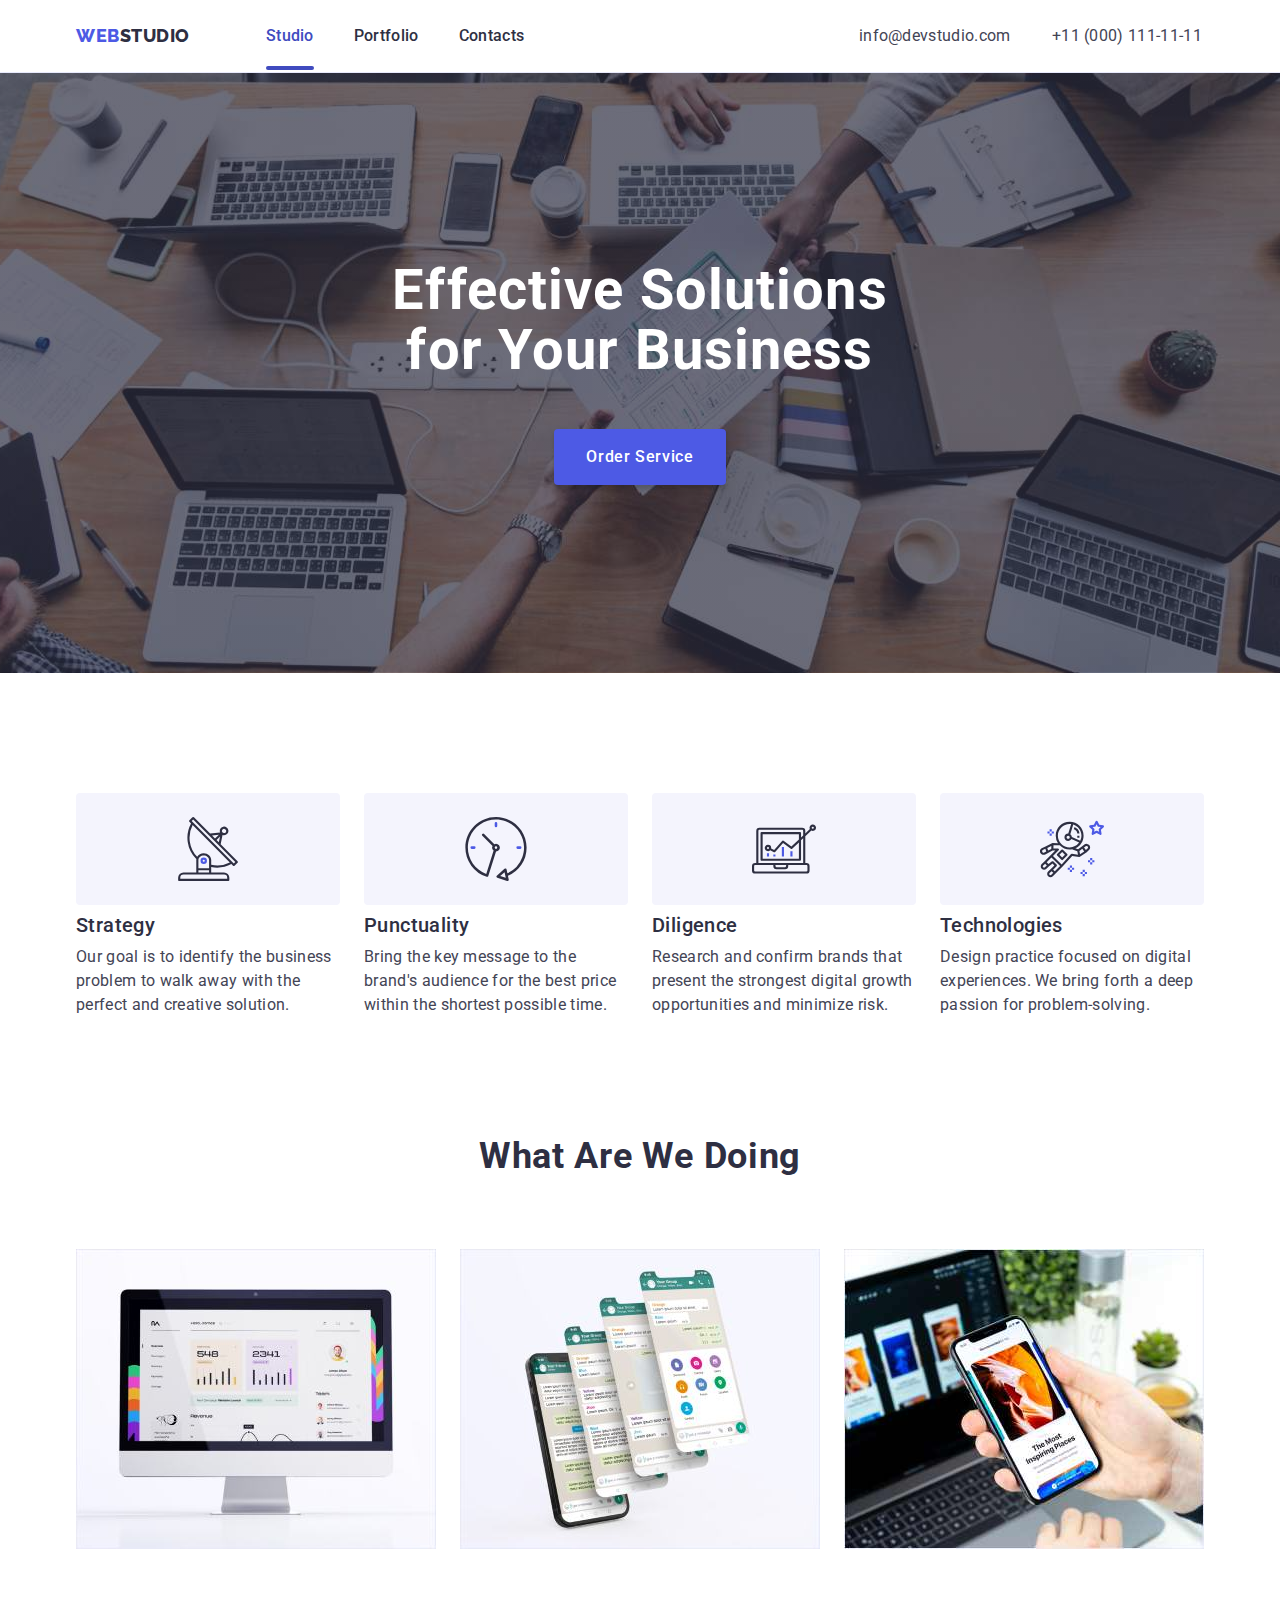
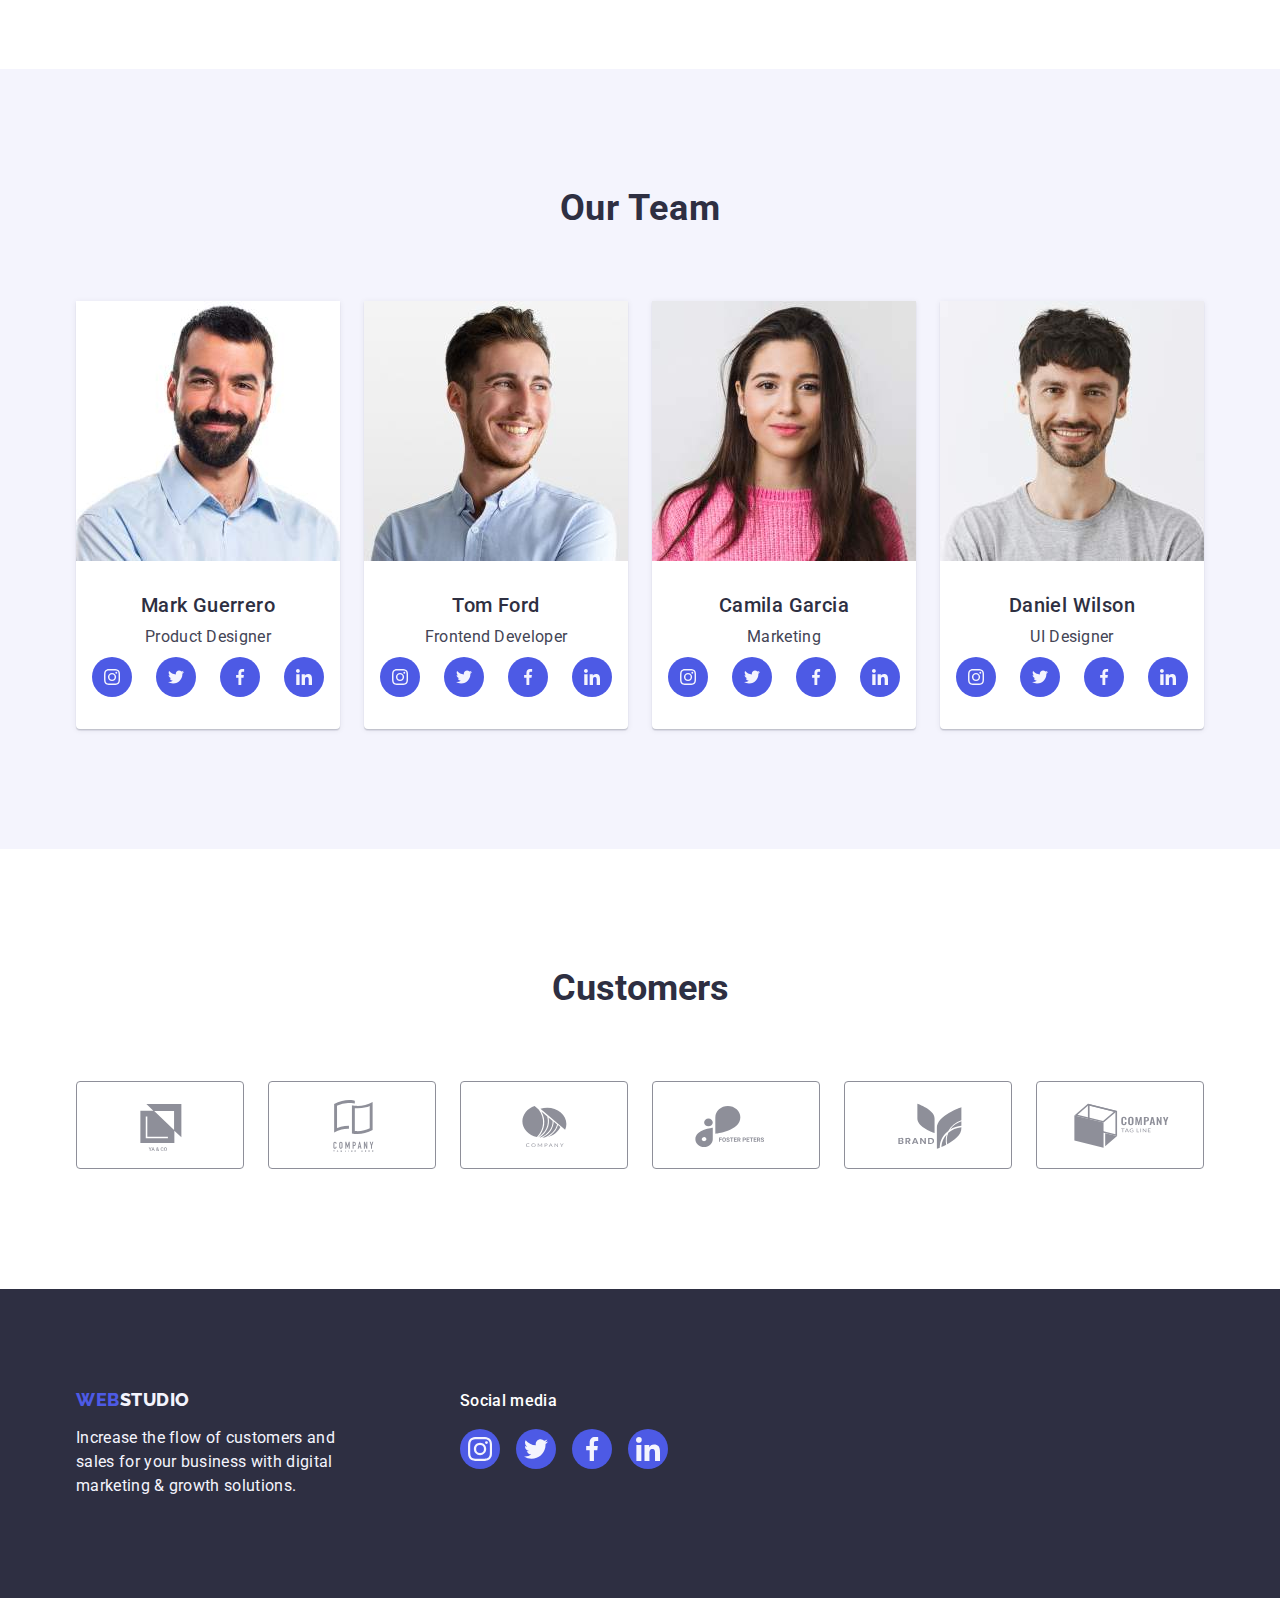
<file: index.html>
<!DOCTYPE html>
<html lang="en">

<head>
  <meta charset="UTF-8" />
  <meta http-equiv="X-UA-Compatible" content="IE=edge" />
  <meta name="viewport" content="width=device-width, initial-scale=1.0" />
  <title>Studio</title>
  <link rel="preconnect" href="https://fonts.googleapis.com" />
  <link rel="preconnect" href="https://fonts.gstatic.com" crossorigin />
  <link href="https://fonts.googleapis.com/css2?family=Raleway:wght@800&family=Roboto:wght@400;500;700;900&display=swap"
    rel="stylesheet" />
  <link rel="stylesheet" href="https://cdn.jsdelivr.net/npm/modern-normalize@2.0.0/modern-normalize.min.css" />
  <link rel="stylesheet" href="./css/styles.css" />
</head>

<body>
  <!-- heder -->
  <header class="header">
    <div class="container container-header">
      <nav class="header-nav">
        <a class="link logo-header link-pad" href="./index.html"> Web<span class="header-logo">Studio</span></a>
        <ul class="header-list list">
          <li class="header-item">
            <a class=" link header-link active" href="./index.html">Studio</a>
          </li>
          <li class="header-item">
            <a class="link header-link" href="./portfolio.html">Portfolio</a>
          </li>
          <li class="header-item">
            <a class="link header-link " href="">Contacts</a>
          </li>
        </ul>
      </nav>
      <address class="adr">
        <ul class="adr-list list">
          <li class="adr-mail">
            <a class="link adr-link link-pad" href="mailto:info@devstudio.com">info@devstudio.com</a>
          </li>
          <li class="adr-tel">
            <a class="link adr-link link-pad" href="tel:+110001111111">+11 (000) 111-11-11</a>
          </li>
        </ul>
      </address>
    </div>
  </header>

  <main>
    <!--Effective Solutions for Your Business-->
    <section class="section-solutions">
      <div class="container cont-solutions">
        <h1 class="title title-solutions">Effective Solutions for Your Business</h1>
        <button class="btn" type="button" data-modal-open>Order Service</button>
      </div>
    </section>

    <!--advantages-->
    <section class="section-advantages">
      <div class="container container-advantages">
        <h2 class="visually-hidden">advantages</h2>
        <ul class="list-advantages list">
          <li class="advantages-item">
            <div class="icon-icon">
              <svg class="icon-advantages" width="64" height="64">
                <use href="./images/icons.svg#icon-antenna"></use>
              </svg>
            </div>
            <h3 class="advantages-title title">Strategy</h3>
            <p class="advantages-text text">
              Our goal is to identify the business problem to walk away with the perfect and creative solution.
            </p>
          </li>
          <li class="advantages-item">
            <div class="icon-icon">
              <svg class="icon-advantages" width="64" height="64">
                <use href="./images/icons.svg#icon-clock"></use>
              </svg>
            </div>
            <h3 class="advantages-title title">Punctuality</h3>
            <p class="advantages-text text">
              Bring the key message to the brand's audience for the best price within the shortest possible time.
            </p>
          </li>
          <li class="advantages-item">
            <div class="icon-icon">
              <svg class="icon-advantages" width="64" height="64">
                <use href="./images/icons.svg#icon-diagram"></use>
              </svg>
            </div>
            <h3 class="advantages-title title">Diligence</h3>
            <p class="advantages-text text">
              Research and confirm brands that present the strongest digital growth opportunities and minimize risk.
            </p>
          </li>
          <li class="advantages-item">
            <div class="icon-icon">
              <svg class="icon-advantages" width="64" height="64">
                <use href="./images/icons.svg#icon-astronaut"></use>
              </svg>
            </div>
            <h3 class="advantages-title title">Technologies</h3>
            <p class="advantages-text text">
              Design practice focused on digital experiences. We bring forth a deep passion for problem-solving.
            </p>
          </li>
        </ul>
      </div>
    </section>

    <!--What are we doing-->
    <section class="section-waw">
      <div class="container">
        <h2 class="waw-title title">What are we doing</h2>
        <ul class="list-waw list">
          <li class="waw-img">
            <img src="./images/img1.jpg" alt="programmer" width="360" height="300" />
          </li>
          <li class="waw-img">
            <img src="./images/img2.jpg" alt="mobile_development" width="360" height="300" />
          </li>
          <li class="waw-img">
            <img src="./images/img3.jpg" alt="design" width="360" height="300" />
          </li>
        </ul>
      </div>
    </section>

    <!--Our Team-->
    <section class="section-team">
      <div class="container container-team ">
        <h2 class="team-title title">Our Team</h2>
        <ul class="list-team list">
          <li class="team-item">
            <img src="./images/mark.jpg" alt="Product Designer" width="264" height="260" />
            <div class="name-post">
              <h3 class="title team-name">Mark Guerrero</h3>
              <p class="team-text text">Product Designer</p>
              <ul class="list list-card">
                <li class="card-icon">
                  <a class="link link-card" href="" aria-label="icon-instagram"><svg class="icon-card" width="16"
                      height="16">
                      <use href="./images/icons.svg#icon-instagram"></use>
                    </svg>
                  </a>
                </li>
                <li class="card-icon">
                  <a class="link link-card" href="" aria-label="icon-twitter"><svg class="icon-card" width="16"
                      height="16">
                      <use href="./images/icons.svg#icon-twitter"></use>
                    </svg>
                  </a>
                </li>
                <li class="card-icon">
                  <a class="link link-card" href="" aria-label="icon-facebook"><svg class="icon-card" width="16"
                      height="16">
                      <use href="./images/icons.svg#icon-facebook"></use>
                    </svg>
                  </a>
                </li>
                <li class="card-icon">
                  <a class="link link-card" href="" aria-label="icon-linkedin"><svg class="icon-card" width="16"
                      height="16">
                      <use href="./images/icons.svg#icon-linkedin"></use>
                    </svg>
                  </a>
                </li>
              </ul>
            </div>
          </li>
          <li class="team-item">
            <img src="./images/tom.jpg" alt="Frontend Developer" width="264" height="260" />
            <div class="name-post">
              <h3 class="title team-name">Tom Ford</h3>
              <p class="team-text text">Frontend Developer</p>
              <ul class="list list-card">
                <li class="card-icon">
                  <a class="link link-card" href="" aria-label="icon-instagram"><svg class="icon-card" width="16"
                      height="16">
                      <use href="./images/icons.svg#icon-instagram"></use>
                    </svg>
                  </a>
                </li>
                <li class="card-icon">
                  <a class="link link-card" href="" aria-label="icon-twitter"><svg class="icon-card" width="16"
                      height="16">
                      <use href="./images/icons.svg#icon-twitter"></use>
                    </svg>
                  </a>
                </li>
                <li class="card-icon">
                  <a class="link link-card" href="" aria-label="icon-facebook"><svg class="icon-card" width="16"
                      height="16">
                      <use href="./images/icons.svg#icon-facebook"></use>
                    </svg>
                  </a>
                </li>
                <li class="card-icon">
                  <a class="link link-card" href="" aria-label="icon-linkedin"><svg class="icon-card" width="16"
                      height="16">
                      <use href="./images/icons.svg#icon-linkedin"></use>
                    </svg>
                  </a>
                </li>
              </ul>
            </div>
          </li>
          <li class="team-item">
            <img src="./images/camila.jpg" alt="Marketing" width="264" height="260" />
            <div class="name-post">
              <h3 class="title team-name">Camila Garcia</h3>
              <p class="team-text text">Marketing</p>
              <ul class="list list-card">
                <li class="card-icon">
                  <a class="link link-card" href="" aria-label="icon-instagram"><svg class="icon-card" width="16"
                      height="16">
                      <use href="./images/icons.svg#icon-instagram"></use>
                    </svg>
                  </a>
                </li>
                <li class="card-icon">
                  <a class="link link-card" href="" aria-label="icon-twitter"><svg class="icon-card" width="16"
                      height="16">
                      <use href="./images/icons.svg#icon-twitter"></use>
                    </svg>
                  </a>
                </li>
                <li class="card-icon">
                  <a class="link link-card" href="" aria-label="icon-facebook"><svg class="icon-card" width="16"
                      height="16">
                      <use href="./images/icons.svg#icon-facebook"></use>
                    </svg>
                  </a>
                </li>
                <li class="card-icon">
                  <a class="link link-card" href="" aria-label="icon-linkedin"><svg class="icon-card" width="16"
                      height="16">
                      <use href="./images/icons.svg#icon-linkedin"></use>
                    </svg>
                  </a>
                </li>
              </ul>
            </div>
          </li>
          <li class="team-item">
            <img src="./images/daniel.jpg" alt="UI Designer" width="264" height="260" />
            <div class="name-post">
              <h3 class="title team-name">Daniel Wilson</h3>
              <p class="team-text text">UI Designer</p>
              <ul class="list list-card">
                <li class="card-icon">
                  <a class="link link-card" href="" aria-label="icon-instagram"><svg class="icon-card" width="16"
                      height="16">
                      <use href="./images/icons.svg#icon-instagram"></use>
                    </svg>
                  </a>
                </li>
                <li class="card-icon">
                  <a class="link link-card" href="" aria-label="icon-twitter"><svg class="icon-card" width="16"
                      height="16">
                      <use href="./images/icons.svg#icon-twitter"></use>
                    </svg>
                  </a>
                </li>
                <li class="card-icon">
                  <a class="link link-card" href="" aria-label="icon-facebook"><svg class="icon-card" width="16"
                      height="16">
                      <use href="./images/icons.svg#icon-facebook"></use>
                    </svg>
                  </a>
                </li>
                <li class="card-icon">
                  <a class="link link-card" href="" aria-label="icon-linkedin"><svg class="icon-card" width="16"
                      height="16">
                      <use href="./images/icons.svg#icon-linkedin"></use>
                    </svg>
                  </a>
                </li>
              </ul>
            </div>
          </li>
        </ul>
      </div>
    </section>
    <!-- customers -->
    <section class="section-customers">
      <div class="container">
        <h2 class="title-customers">Customers</h2>
        <ul class="list list-customers">
          <li class="list item-customers">
            <a class="link-customers" href="" aria-label="logo"><svg class="icon" width="104" height="56">
                <use href="./images/icons.svg#icon-Logo-1"></use>
              </svg></a>
          </li>
          <li class="list item-customers">
            <a class="link-customers" href="" aria-label="logo"><svg class="icon" width="104" height="56">
                <use href="./images/icons.svg#icon-Logo-2"></use>
              </svg></a>
          </li>
          <li class="list item-customers">
            <a class="link-customers" href="" aria-label="logo"><svg class="icon" width="104" height="56">
                <use href="./images/icons.svg#icon-Logo-3"></use>
              </svg></a>
          </li>
          <li class="list item-customers">
            <a class="link-customers" href="" aria-label="logo"><svg class="icon" width="104" height="56">
                <use href="./images/icons.svg#icon-Logo-4"></use>
              </svg></a>
          </li>
          <li class="list item-customers">
            <a class="link-customers" href="" aria-label="logo"><svg class="icon" width="104" height="56">
                <use href="./images/icons.svg#icon-Logo-5"></use>
              </svg></a>
          </li>
          <li class="list item-customers">
            <a class="link-customers" href="" aria-label="logo"><svg class="icon" width="104" height="56">
                <use href="./images/icons.svg#icon-Logo-6"></use>
              </svg></a>
          </li>
        </ul>
      </div>
    </section>
  </main>
  <!-- futer -->
  <footer class="footer">
    <div class="container container-general">
      <div class=" container-futer">
        <a class="link logo-futer" href="./index.html">Web<span class="footer-logo">Studio</span></a>
        <p class="footer-text">
          Increase the flow of customers and sales for your business with digital marketing & growth solutions.
        </p>
      </div>
      <div class="container-soc">
        <p class="text-social">Social media</p>
        <ul class="list-net">
          <li class="list list-futer">
            <a class="link link-futer" href="" aria-label="icon-instagram"><svg class="icon-futer" width="24"
                height="24">
                <use href="./images/icons.svg#icon-instagram"></use>
              </svg>
            </a>
          </li>
          <li class="list list-futer">
            <a class="link link-futer" href="" aria-label="icon-instagram"><svg class="icon-futer" width="24"
                height="24">
                <use href="./images/icons.svg#icon-twitter"></use>
              </svg>
            </a>
          </li>
          <li class="list list-futer">
            <a class="link link-futer" href="" aria-label="icon-instagram"><svg class="icon-futer" width="24"
                height="24">
                <use href="./images/icons.svg#icon-facebook"></use>
              </svg>
            </a>
          </li>
          <li class="list list-futer">
            <a class="link link-futer" href="" aria-label="icon-instagram"><svg class="icon-futer" width="24"
                height="24">
                <use href="./images/icons.svg#icon-linkedin"></use>
              </svg>
            </a>
          </li>
        </ul>
      </div>
    </div>
  </footer>
  <div class="container-modal is-hidden" data-modal>
    <div class="modal">
      <button class="modal-btn" type="button" data-modal-close><svg class="icon-modal" width="8" height="8">
          <use href="./images/icons.svg#icon-close"></use>
        </svg>
      </button>
    </div>
  </div>
  <script src="./js/modal.js"></script>
</body>

</html>
</file>
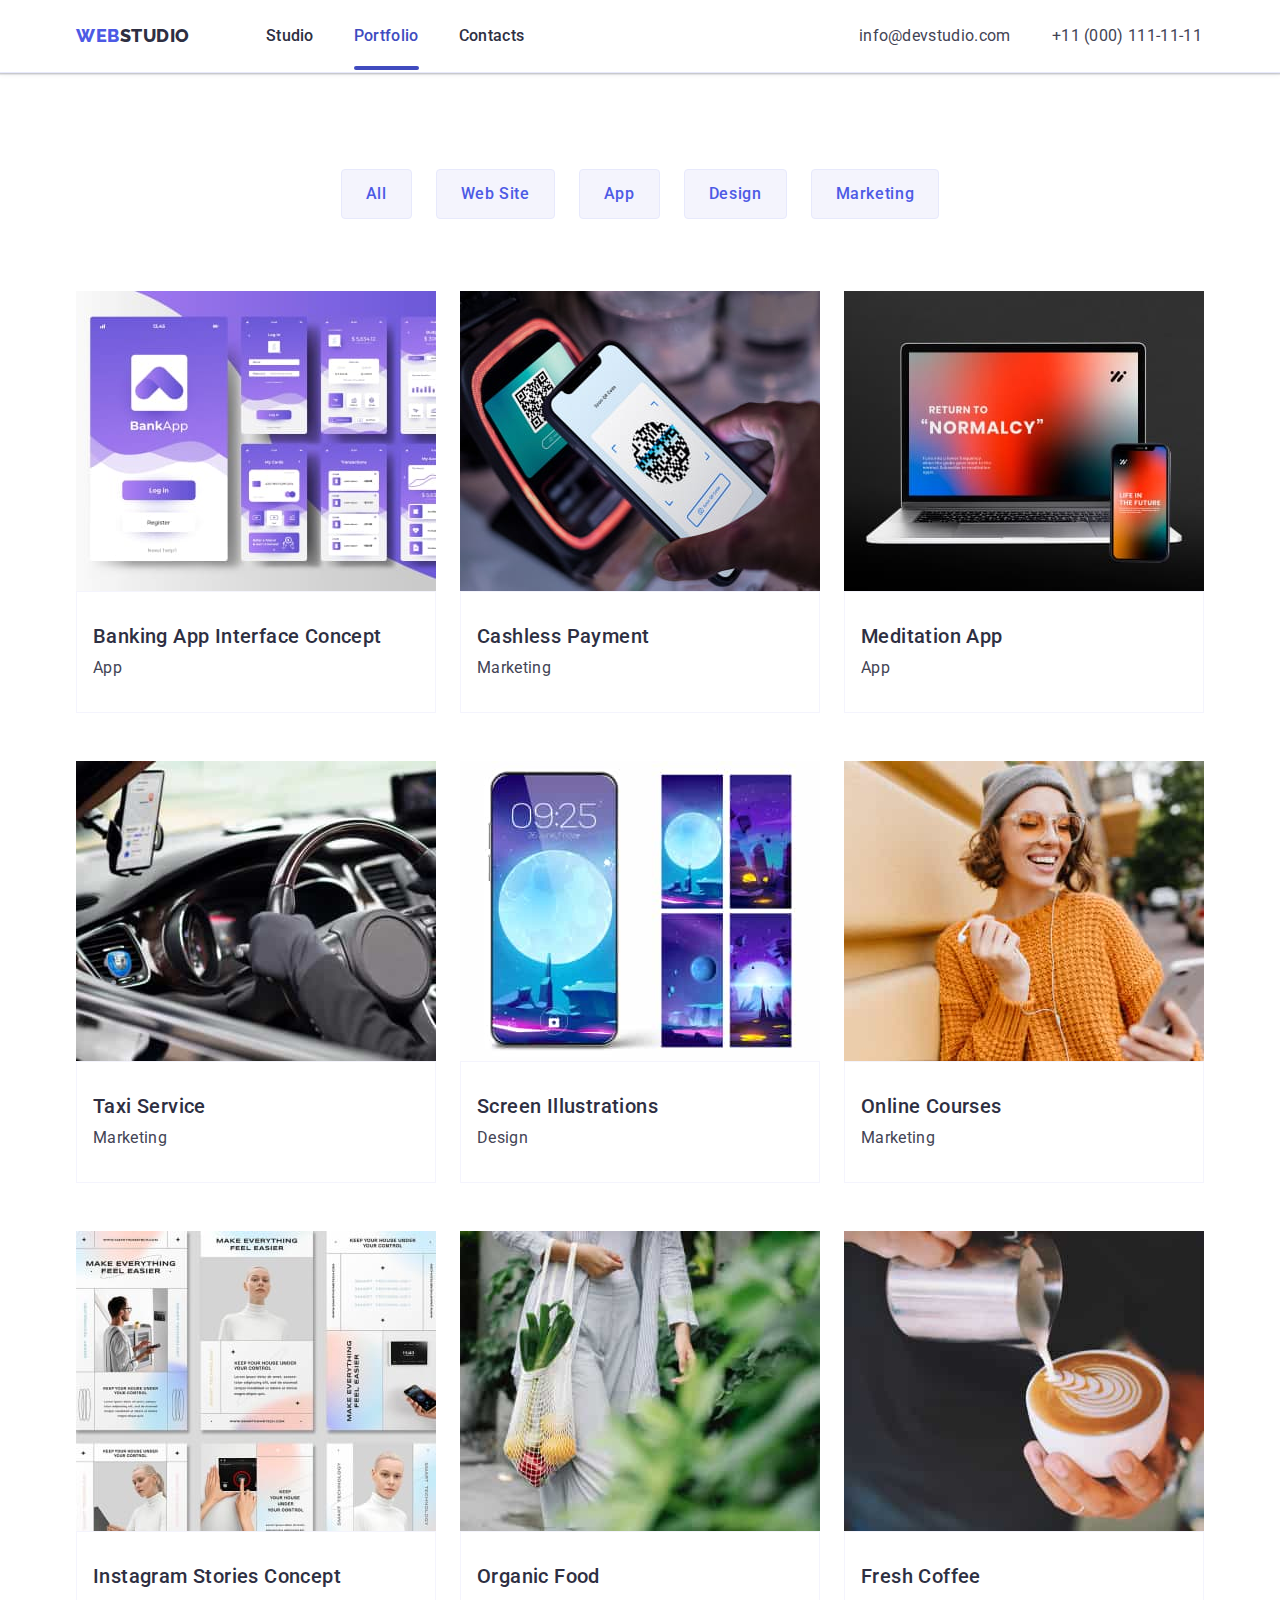
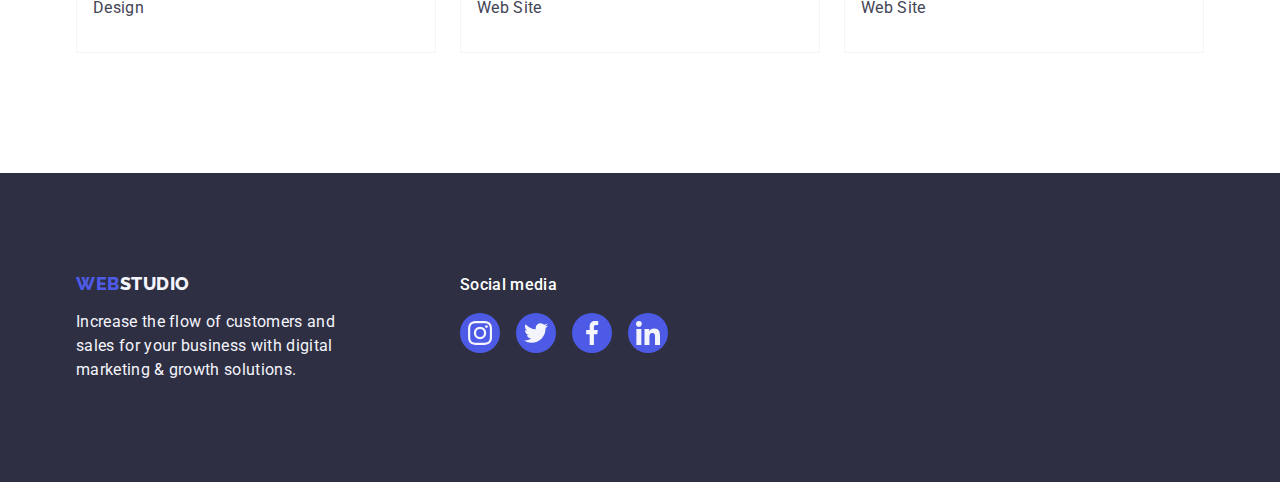
<file: portfolio.html>
<!DOCTYPE html>
<html lang="en">

<head>
  <meta charset="UTF-8" />
  <meta name="viewport" content="width=device-width, initial-scale=1.0" />
  <title>Portfolio</title>
  <link rel="preconnect" href="https://fonts.googleapis.com" />
  <link rel="preconnect" href="https://fonts.gstatic.com" crossorigin />
  <link href="https://fonts.googleapis.com/css2?family=Raleway:wght@800&family=Roboto:wght@400;500;700;900&display=swap"
    rel="stylesheet" />
  <link rel="stylesheet" href="https://cdn.jsdelivr.net/npm/modern-normalize@2.0.0/modern-normalize.min.css" />
  <link rel="stylesheet" href="./css/styles.css" />
</head>

<body>
  <header class="header">
    <div class="container container-header">
      <nav class="header-nav">
        <a class="link logo-header link-pad" href="./index.html"> Web<span class="header-logo">Studio</span></a>
        <ul class="header-list list">
          <li class="header-item">
            <a class=" link header-link " href="./index.html">Studio</a>
          </li>
          <li class="header-item">
            <a class="link header-link active" href="./portfolio.html">Portfolio</a>
          </li>
          <li class="header-item">
            <a class="link header-link " href="">Contacts</a>
          </li>
        </ul>
      </nav>
      <address class="adr">
        <ul class="adr-list list">
          <li class="adr-mail">
            <a class="link adr-link link-pad" href="mailto:info@devstudio.com">info@devstudio.com</a>
          </li>
          <li class="adr-tel">
            <a class="link adr-link link-pad" href="tel:+110001111111">+11 (000) 111-11-11</a>
          </li>
        </ul>
      </address>
    </div>
  </header>
  <main>
    <!--filters-->
    <section class="main">
      <div class="container">
        <h1 class="visually-hidden">filters</h1>
        <ul class="list-filters list">
          <li class="item-btn"><button class="view-btn" type="button">All</button></li>
          <li class="item-btn"><button class="view-btn" type="button">Web Site</button></li>
          <li class="item-btn"><button class="view-btn" type="button">App</button></li>
          <li class="item-btn"><button class="view-btn" type="button">Design</button></li>
          <li class="item-btn"><button class="view-btn" type="button">Marketing</button></li>
        </ul>

        <!-- CARD -->

        <ul class="list-row list">
          <li class="item-row item-card ">
            <a class="link img">
              <div class="card"> <img src="./images/app1.jpg" alt="Banking App Interface Concept" width="360"
                  height="300" />
                <p class="overlay">
                  14 Stylish and User-Friendly App Design Concepts · Task Manager App · Calorie Tracker App · Exotic
                  Fruit Ecommerce App · Cloud Storage App
                </p>
              </div>
              <div class="title-text">
                <h2 class="row-title title">Banking App Interface Concept</h2>
                <p class="row-text text">App</p>
              </div>
            </a>
          </li>
          <li class="item-row item-card">
            <a class="link img">
              <div class="card"> <img src="./images/marketing1.jpg" alt="Cashless Payment" width="360" height="300" />
                <p class="overlay">
                  14 Stylish and User-Friendly App Design Concepts · Task Manager App · Calorie Tracker App · Exotic
                  Fruit Ecommerce App · Cloud Storage App
                </p>
              </div>
              <div class="title-text">
                <h2 class="row-title title">Cashless Payment</h2>
                <p class="row-text text">Marketing</p>
              </div>
            </a>
          </li>
          <li class="item-row item-card">
            <a class="link img">
              <div class="card"> <img src="./images/app2.jpg" alt="Meditation App" width="360" height="300" />
                <p class="overlay">
                  14 Stylish and User-Friendly App Design Concepts · Task Manager App · Calorie Tracker App · Exotic
                  Fruit Ecommerce App · Cloud Storage App
                </p>
              </div>
              <div class="title-text">
                <h2 class="row-title title">Meditation App</h2>
                <p class="row-text text">App</p>
              </div>
            </a>
          </li>
          <li class="item-row item-card">
            <a class="link img">
              <div class="card"> <img src="./images/marketing2.jpg" alt="Taxi Service" width="360" height="300" />
                <p class="overlay">
                  14 Stylish and User-Friendly App Design Concepts · Task Manager App · Calorie Tracker App · Exotic
                  Fruit Ecommerce App · Cloud Storage App
                </p>
              </div>
              <div class="title-text">
                <h2 class="row-title title">Taxi Service</h2>
                <p class="row-text text">Marketing</p>
              </div>
            </a>
          </li>
          <li class="item-row item-card">
            <a class="link img">
              <div class="card"><img src="./images/Design1.jpg" alt="Screen Illustrations" width="360" height="300" />
                <p class="overlay">
                  14 Stylish and User-Friendly App Design Concepts · Task Manager App · Calorie Tracker App · Exotic
                  Fruit Ecommerce App · Cloud Storage App
                </p>
              </div>
              <div class="title-text">
                <h2 class="row-title title">Screen Illustrations</h2>
                <p class="row-text text">Design</p>
              </div>
            </a>
          </li>
          <li class="item-row item-card">
            <a class="link img">
              <div class="card"> <img src="./images/marketing3.jpg" alt="Online Courses" width="360" height="300" />
                <p class="overlay">
                  14 Stylish and User-Friendly App Design Concepts · Task Manager App · Calorie Tracker App · Exotic
                  Fruit Ecommerce App · Cloud Storage App
                </p>
              </div>
              <div class="title-text">
                <h2 class="row-title title">Online Courses</h2>
                <p class="row-text text">Marketing</p>
              </div>
            </a>
          </li>
          <li class="item-row item-card">
            <a class="link img">
              <div class="card"> <img src="./images/Design2.jpg" alt="Instagram Stories Concept" width="360"
                  height="300" />
                <p class="overlay">
                  14 Stylish and User-Friendly App Design Concepts · Task Manager App · Calorie Tracker App · Exotic
                  Fruit Ecommerce App · Cloud Storage App
                </p>
              </div>
              <div class="title-text">
                <h2 class="row-title title">Instagram Stories Concept</h2>
                <p class="row-text text">Design</p>
              </div>
            </a>
          </li>
          <li class="item-row item-card">
            <a class="link img">
              <div class="card"> <img src="./images/website1.jpg" alt="Organic Food" width="360" height="300" />

                <p class="overlay">
                  14 Stylish and User-Friendly App Design Concepts · Task Manager App · Calorie Tracker App · Exotic
                  Fruit Ecommerce App · Cloud Storage App
                </p>
              </div>
              <div class="title-text">
                <h2 class="row-title title">Organic Food</h2>
                <p class="row-text text">Web Site</p>
              </div>
            </a>
          </li>
          <li class="item-row item-card">
            <a class="link img">
              <div class="card"> <img src="./images/website2.jpg" alt="Fresh Coffee" width="360" height="300" />
                <p class="overlay">
                  14 Stylish and User-Friendly App Design Concepts · Task Manager App · Calorie Tracker App · Exotic
                  Fruit Ecommerce App · Cloud Storage App
                </p>
              </div>
              <div class="title-text">
                <h2 class="row-title title">Fresh Coffee</h2>
                <p class="row-text text">Web Site</p>
              </div>
            </a>
          </li>
        </ul>
      </div>
    </section>
  </main>

  <!-- FUTER -->
  <footer class="footer">
    <div class="container container-general">
      <div class=" container-futer">
        <a class="link logo-futer" href="./index.html">Web<span class="footer-logo">Studio</span></a>
        <p class="footer-text">
          Increase the flow of customers and sales for your business with digital marketing & growth solutions.
        </p>
      </div>
      <div class="container-soc">
        <p class="text-social">Social media</p>
        <ul class="list-net">
          <li class="list list-futer">
            <a class="link link-futer" href="" aria-label="icon-instagram"><svg class="icon-futer" width="24"
                height="24">
                <use href="./images/icons.svg#icon-instagram"></use>
              </svg>
            </a>
          </li>
          <li class="list list-futer">
            <a class="link link-futer" href="" aria-label="icon-instagram"><svg class="icon-futer" width="24"
                height="24">
                <use href="./images/icons.svg#icon-twitter"></use>
              </svg>
            </a>
          </li>
          <li class="list list-futer">
            <a class="link link-futer" href="" aria-label="icon-instagram"><svg class="icon-futer" width="24"
                height="24">
                <use href="./images/icons.svg#icon-facebook"></use>
              </svg>
            </a>
          </li>
          <li class="list list-futer">
            <a class="link link-futer" href="" aria-label="icon-instagram"><svg class="icon-futer" width="24"
                height="24">
                <use href="./images/icons.svg#icon-linkedin"></use>
              </svg>
            </a>
          </li>
        </ul>
      </div>
    </div>
  </footer>
</body>

</html>
</file>
<file: css/styles.css>
:root {
  --primary-font: 'Roboto', sans-serif;
  --logo-font: 'Raleway', sans-serif;
  --primary-black-color: #434455;
  --titlt-black-color: #2e2f42;
  --background-color: #ffffff;
  --button-color: #4d5ae5;
  --hover-link-color: #404bbf;
  --color-icon: #8e8f99;
  --background: #F4F4FD;
  --border: #e7e9fc;
}

body {
  font-family: var(--primary-font);
  color: var(--primary-black-color);
  font-size: 16px;
  background-color: var(--background-color);
  line-height: 1.5;
}

/**
  |============================
  | reset
  |============================
*/
h1,
h2,
h3,
ul,
p {
  margin: 0;
  padding: 0;
}

img {
  display: block;
}

/**
  |============================
  | 
  |============================
*/
.container {
  width: 1158px;
  padding: 0 15px;
  margin: auto;
}

.container-header {
  display: flex;

}

.title {
  letter-spacing: 0.02em;
  color: var(--titlt-black-color);
}

.text {
  font-weight: 400;
  font-size: 16px;
  line-height: 1.5;
  letter-spacing: 0.02em;
}

.list {
  list-style: none;
}

.link {
  text-decoration: none;
}

/**
  |============================
  | header
  |============================
*/
.header {
  background-color: var(--backgraund-heder-color);
  border-bottom: 1px solid var(--border);
  box-shadow: 0px 2px 1px rgba(46, 47, 66, 0.08), 0px 1px 1px rgba(46, 47, 66, 0.16), 0px 1px 6px rgba(46, 47, 66, 0.08);


}

.header-nav {
  background-color: var(--background-color);
  display: flex;
  align-items: center;

}

.logo-header {
  padding: 24px 0;
  font-family: var(--logo-font);
  font-weight: 800;
  font-size: 18px;
  line-height: 1.17;
  text-transform: uppercase;
  letter-spacing: 0.03em;
  color: var(--button-color);
  margin-right: 76px;
}

.header-logo {
  color: var(--titlt-black-color)
}

.header-list {

  display: flex;
  width: 261px;
  gap: 40px;
  margin-right: 332px;

}

.header-item {
  padding: 24px 0;

}

.header-link {
  position: relative;
  font-weight: 500;
  font-size: 16px;
  line-height: 1.5;
  letter-spacing: 0.02em;
  padding-bottom: 24px;
  color: var(--titlt-black-color);
  transition: color 250ms cubic-bezier(0.4, 0, 0.2, 1);
}

.active {
  color: var(--hover-link-color);
}


.header-link.active::after {
  content: "";
  display: block;
  position: absolute;
  border-radius: 2px;
  height: 4px;
  width: 100%;
  bottom: -1px;
  left: 0;
  background: var(--hover-link-color);
  transition: color 250ms cubic-bezier(0.4, 0, 0.2, 1);
}

.header-link:hover,
.header-link:focus {
  color: var(--hover-link-color);
  transition: color 250ms cubic-bezier(0.4, 0, 0.2, 1);
}

.adr {
  font-style: normal;
}

.adr-list {
  display: flex;
  align-items: center;
  padding: 24px 0;
}

.adr-mail {
  width: 153px;
  margin-right: 40px;
}

.adr-tel {
  width: 151px;
}

.adr-link {
  font-weight: 400;
  font-size: 16px;
  line-height: 1.5;
  letter-spacing: 0.02em;

  color: var(--primary-black-color);
  text-decoration: none;
  transition: color 250ms cubic-bezier(0.4, 0, 0.2, 1);

}

.adr-link:hover,
.adr-link:focus {
  color: var(--hover-link-color);
  transition: color 250ms cubic-bezier(0.4, 0, 0.2, 1);
}

/**
  |============================
  | main
  |============================
*/
/**
  |============================================
  | Effective Solutions for Your Business
  |============================================
*/
.section-solutions {
  background-color: var(--background-futer-hero);
  padding: 188px 0;
  text-align: center;
  margin: auto;
  background-image: linear-gradient(rgba(46, 47, 66, 0.7), rgba(46, 47, 66, 0.7)), url(../images/people-office.jpg);
  max-width: 1440px;
  background-repeat: no-repeat;
  background-position: center;
  background-size: cover;
}

.cont-solutions {}

.title-solutions {
  max-width: 496px;
  font-weight: 700;
  font-size: 56px;
  line-height: 1.07;
  color: var(--background-color);
  margin: auto;
  margin-bottom: 48px;
}

.btn {
  min-width: 169px;
  height: 56px;
  display: block;
  margin: auto;
  padding: 16px 32px;
  font-family: var(--primary-font);
  background-color: var(--button-color);
  font-weight: 500;
  font-size: 16px;
  line-height: 1.5;
  letter-spacing: 0.04em;
  color: var(--background-color);
  cursor: pointer;
  box-shadow: 0px 4px 4px rgba(0, 0, 0, 0.15);
  border: none;
  border-radius: 4px;
  transition: background-color 250ms cubic-bezier(0.4, 0, 0.2, 1);
}

.btn:hover,
.btn:focus {
  background-color: var(--hover-link-color);
  transition: background-color 250ms cubic-bezier(0.4, 0, 0.2, 1);
}

/**
  |============================
  | advantages
  |============================
*/
.section-advantages {
  padding: 120px 0;
}

.container-advantages {}

.visually-hidden {
  position: absolute;
  width: 1px;
  height: 1px;
  margin: -1px;
  border: 0;
  padding: 0;

  white-space: nowrap;
  clip-path: inset(100%);
  clip: rect(0 0 0 0);
  overflow: hidden;
}

.icon-icon {
  display: flex;
  align-items: center;
  justify-content: center;
  margin-bottom: 8px;
  padding: 24px 0;
  background-color: var(--background);
  border-radius: 4px;
}

.list-advantages {
  width: 1128px;
  display: flex;
  gap: 24px;
}

.advantages-item {}

/**
  |============================
  |          ICON
  |============================
*/
.icon-advantages {
  display: block;
  margin: auto;
}


/**
  |============================
  | 
  |============================
*/
.advantages-title {
  font-weight: 500;
  font-size: 20px;
  line-height: 1.2;
  margin-bottom: 8px;
}

.advantages-text {
  width: 264px;
  align-items: flex-start;
}

/**
  |============================
  | What are we doing
  |============================
*/
.section-waw {
  padding-bottom: 120px;
}

.waw-title {
  font-weight: 700;
  font-size: 36px;
  line-height: 1.11;
  text-transform: capitalize;
  text-align: center;
  margin-bottom: 72px;
}

.list-waw {
  width: 1128px;
  display: flex;
  align-items: flex-start;
  gap: 24px;
}

/**
  |============================
  | Our Team
  |============================
*/
.section-team {
  background-color: var(--background);
  padding-top: 120px;
  padding-bottom: 120px;
}

.team-title {
  font-weight: 700;
  font-size: 36px;
  line-height: 1.11;
  text-transform: capitalize;
  text-align: center;
  margin-bottom: 72px;
}

.list-team {
  display: flex;
  align-items: flex-start;
  gap: 24px;
}

.name-post {
  padding: 32px 0;
}

.team-item {
  background-color: var(--background-color);
  box-shadow: 0px 1px 6px rgba(46, 47, 66, 0.08), 0px 1px 1px rgba(46, 47, 66, 0.16), 0px 2px 1px rgba(46, 47, 66, 0.08);
  border-radius: 0px 0px 4px 4px;
}

.team-name {
  text-align: center;
  font-weight: 500;
  font-size: 20px;
  line-height: 1.2;
  margin-bottom: 8px;
}

.team-text {
  text-align: center;
  margin-bottom: 8px;
}

.list-card {
  display: flex;
  justify-content: center;
  align-items: center;
  gap: 24px;
}

.card-icon {}

.icon-card {
  fill: var(--background);

}

.link-card {
  display: flex;
  justify-content: center;
  align-items: center;
  width: 40px;
  height: 40px;
  background-color: var(--button-color);
  border-radius: 50%;
  transition: background-color 250ms cubic-bezier(0.4, 0, 0.2, 1);
}

.link-card:hover,
.link-card:focus {
  background-color: var(--hover-link-color);
}

/**
  |============================
  |        Customers
  |============================
*/
.section-customers {
  padding-top: 120px;
  padding-bottom: 120px;
}

.container {}

.title-customers {
  margin-bottom: 72px;
  text-align: center;
  font-size: 36px;
  font-weight: 700;
  line-height: 1.11;
  color: var(--titlt-black-color);
}

.item-customers {}

.list-customers {
  display: flex;
  gap: 24px;
  transition: color 250ms cubic-bezier(0.4, 0, 0.2, 1);
}

.link-customers:hover,
.link-customers:focus {
  color: var(--hover-link-color);
  border-color: var(--hover-link-color);
  box-shadow: 0px 1px 6px rgba(46, 47, 66, 0.08), 0px 1px 1px rgba(46, 47, 66, 0.16), 0px 2px 1px rgba(46, 47, 66, 0.08);

}

.link-customers:hover .icon,
.link-customers:focus .icon {
  fill: var(--hover-link-color);


}

.link-customers {
  color: var(--color-icon);
  width: 168px;
  height: 88px;
  display: flex;
  align-items: center;
  justify-content: center;
  border-radius: 4px;
  border: 1px solid var(--color-icon);
  transition: border-color 250ms cubic-bezier(0.4, 0, 0.2, 1),
    color 250ms cubic-bezier(0.4, 0, 0.2, 1);
}

.icon {
  fill: currentColor;
}

/**
  |============================
  | footer
  |============================
*/
.container-general {
  display: flex;
  align-items: baseline;
}

.footer {
  background-color: var(--titlt-black-color);
  padding: 100px 0;
}

.logo-futer {
  display: inline-block;
  font-family: var(--logo-font);
  font-weight: 800;
  font-size: 18px;
  line-height: 1.17;
  text-transform: uppercase;
  letter-spacing: 0.03em;
  color: var(--button-color);
  margin-bottom: 16px;
}

.container-futer {
  margin-right: 120px;
}

.footer-logo {
  color: var(--background);
}

.footer-text {
  width: 264px;
  font-weight: 400;
  font-size: 16px;
  line-height: 1.5;
  letter-spacing: 0.02em;

  color: var(--background);
}

/**
  |============================
  | 
  |============================
*/

.text-social {
  font-size: 16px;
  font-family: Roboto;
  font-weight: 500;
  line-height: 1.5;
  letter-spacing: 0.32px;
  color: var(--background-color);
  margin-bottom: 16px;
}

.list-net {
  display: flex;
  gap: 16px;
}

.list-futer {}

.link-futer {
  display: flex;
  justify-content: center;
  align-items: center;
  width: 40px;
  height: 40px;
  background-color: var(--button-color);
  border-radius: 50%;
  transition: background-color 250ms cubic-bezier(0.4, 0, 0.2, 1);
}

.link-futer:hover,
.link-futer:focus {
  background-color: #31d0aa;

}

.icon-futer {
  fill: var(--background);
}

/**
  |============================
  | portfolio
  |============================
*/
.main {
  padding-top: 96px;
  padding-bottom: 120px;
}

.list-filters {
  display: flex;
  margin-bottom: 72px;
  gap: 24px;
  justify-content: center;
}

.item-btn {}

.view-btn {
  font-family: var(--primary-font);
  background-color: var(--background);
  font-weight: 500;
  font-size: 16px;
  line-height: 1.5;
  letter-spacing: 0.04em;
  border: 1px solid var(--border);
  border-radius: 4px;
  text-align: center;
  color: var(--button-color);
  padding: 12px 24px;
  transition: color 250ms cubic-bezier(0.4, 0, 0.2, 1), background-color 250ms cubic-bezier(0.4, 0, 0.2, 1), border-color 250ms cubic-bezier(0.4, 0, 0.2, 1), box-shadow 250ms cubic-bezier(0.4, 0, 0.2, 1);
}

.view-btn:hover,
.view-btn:focus {
  background-color: var(--hover-link-color);
  color: var(--background-color);
  border: 1px solid transparent;
  cursor: pointer;
  box-shadow: 0px 2px 2px 0px rgba(0, 0, 0, 0.12), 0px 2px 1px 0px rgba(0, 0, 0, 0.08),
    0px 3px 1px 0px rgba(0, 0, 0, 0.1);


}

.card {
  position: relative;
  overflow: hidden;
}

.img {
  display: block;
  cursor: pointer;
  overflow: hidden;
  box-shadow: 0px 1px 6px rgba(46, 47, 66, 0.08), 0px 1px 1px rgba(46, 47, 66, 0.16), 0px 2px 1px rgba(46, 47, 66, 0.08);
  transition: box-shadow 250ms cubic-bezier(0.4, 0, 0.2, 1);
}

.item-card {
  position: relative;
  overflow: hidden;
  transition: box-shadow 250ms cubic-bezier(0.4, 0, 0.2, 1);
}

.item-card:hover {
  transform: translateY(0%);
  box-shadow: 0px 2px 1px 0px rgba(46, 47, 66, 0.08),
    0px 1px 1px 0px rgba(46, 47, 66, 0.16),
    0px 1px 6px 0px rgba(46, 47, 66, 0.08);
  transition: box-shadow 250ms cubic-bezier(0.4, 0, 0.2, 1);
}

.img:hover {

  box-shadow: 0px 1px 6px rgba(46, 47, 66, 0.08), 0px 1px 1px rgba(46, 47, 66, 0.16), 0px 2px 1px rgba(46, 47, 66, 0.08);
}

/**
  |============================
  |           OVERFLOW
  |============================
*/
.overlay {
  position: absolute;
  top: 0;
  padding: 40px 32px 164px;
  background-color: var(--button-color);
  transform: translateY(100%);
  transition: transform 250ms cubic-bezier(0.4, 0, 0.2, 1);
}

.overlay {
  height: 100%;
  letter-spacing: 0.32px;
  color: var(--background);
  padding: 40px 32px;

}

.item-row:hover .overlay {
  transform: translateY(0%);
}


.list-row {
  column-gap: 24px;
  row-gap: 48px;
  display: flex;
  flex-wrap: wrap;

}

.row-title {
  font-weight: 500;
  font-size: 20px;
  line-height: 1.2;
  letter-spacing: 0.02em;
  margin-bottom: 8px;
}

.row-text {
  letter-spacing: 0.32px;
}



.title-text {
  position: relative;
  padding: 32px 16px;
  border-left: 1px solid var(--border);
  border-right: 1px solid var(--border);
  border-bottom: 1px solid var(--border);
  background: var(--background-color);
  border: 1px solid #f4f4fd;
}

/**
  |============================
  |  MODAL  WINDOW
  |============================
*/
.container-modal {
  position: fixed;
  top: 0;
  width: 100%;
  height: 100%;
  background-color: rgba(46, 47, 66, 0.4);
  transition: opacity 250ms cubic-bezier(0.4, 0, 0.2, 1), visibility 250ms cubic-bezier(0.4, 0, 0.2, 1);
}

.is-hidden {
  opacity: 0;
  visibility: hidden;
  pointer-events: none;
}

.modal {
  position: absolute;
  top: 50%;
  left: 50%;
  transform: translate(-50%, -50%) scale(1);
  width: 408px;
  min-height: 584px;
  background: #fcfcfc;
  box-shadow: 0px 1px 1px rgba(0, 0, 0, 0.14), 0px 1px 3px rgba(0, 0, 0, 0.12), 0px 2px 1px rgba(0, 0, 0, 0.2);
  border-radius: 4px;
  transition: transform 250ms cubic-bezier(0.4, 0, 0.2, 1);
}

.modal-btn {
  display: flex;
  padding: 0;
  position: absolute;
  top: 24px;
  right: 24px;
  width: 24px;
  height: 24px;
  border-radius: 50%;
  align-items: center;
  justify-content: center;
  background-color: #e7e9fc;
  border: 1px solid rgba(0, 0, 0, 0.1);
  cursor: pointer;
  transition: background-color 250ms cubic-bezier(0.4, 0, 0.2, 1), border 250ms cubic-bezier(0.4, 0, 0.2, 1);
}

.modal-btn:hover,
.modal-btn:focus {
  background-color: #404bbf;
  border: none;
  fill: #ffffff;
}

.icon-modal {
  stroke: #2e2f42;
  transition: fill 250ms cubic-bezier(0.4, 0, 0.2, 1);
}
</file>
